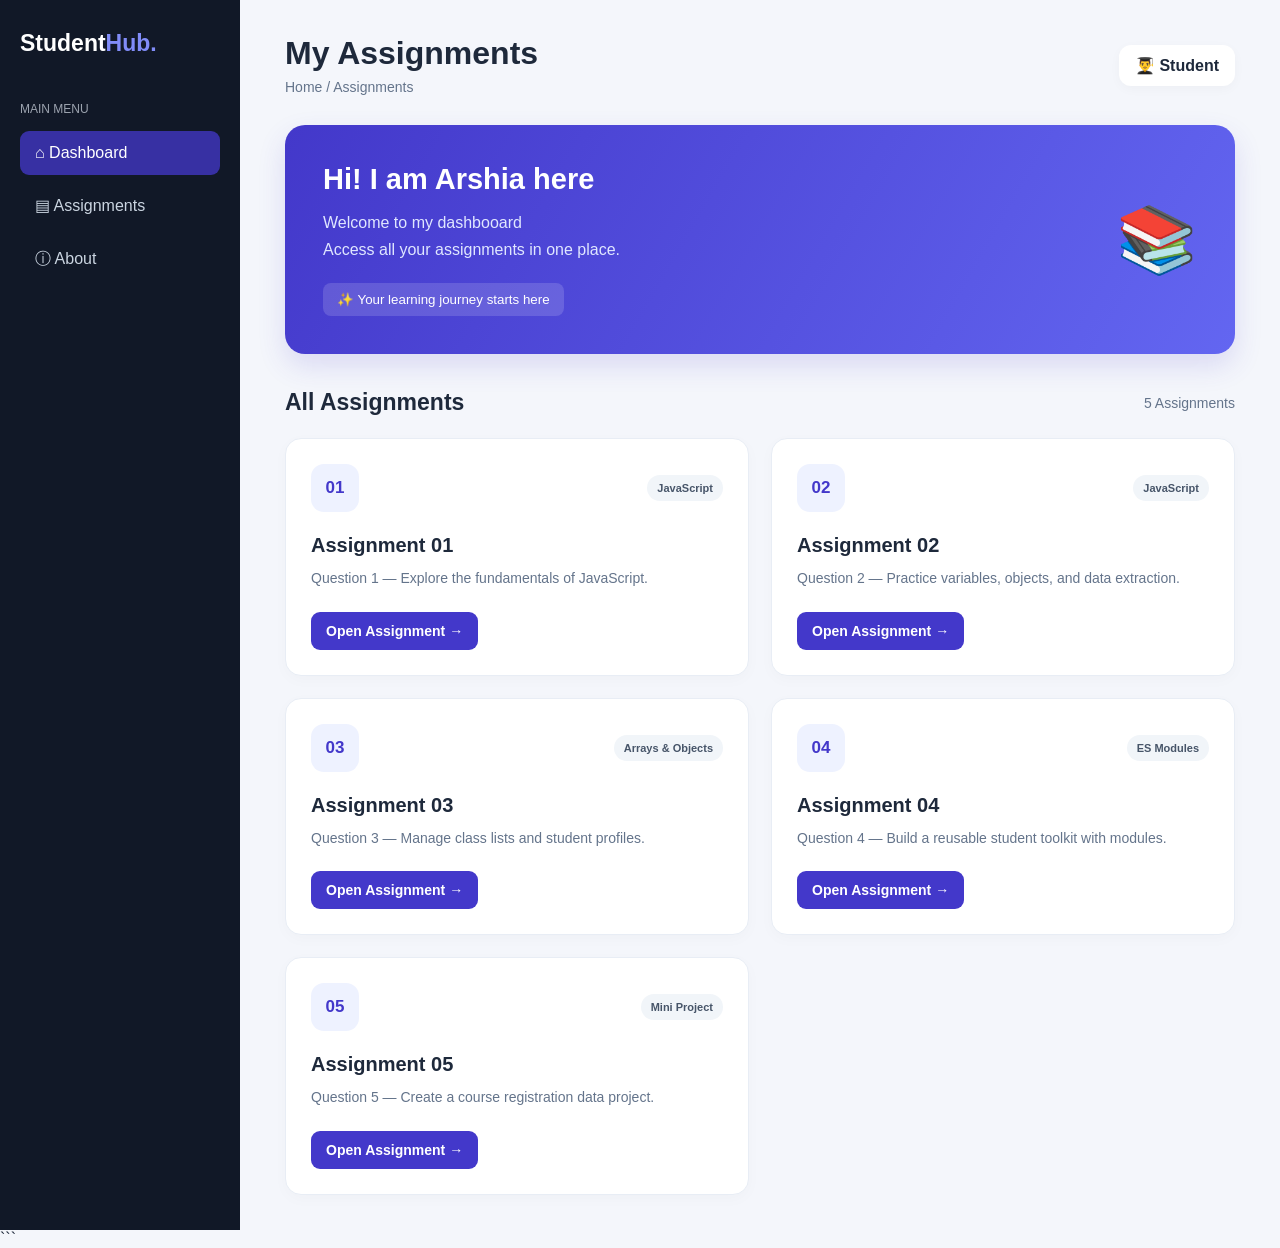
<file: index.html>
<!DOCTYPE html>
<html lang="en">
<head>
    <meta charset="UTF-8">
    <meta name="viewport" content="width=device-width, initial-scale=1.0">
    <title>Student Hub | Assignments</title>
<link rel="stylesheet" href="style.css">
</head>

<body>

<div class="layout">

    <!-- Sidebar -->
    <aside class="sidebar">

        <div class="logo">Student<span>Hub.</span></div>

        <div class="menu-title">Main Menu</div>

        <nav class="menu">
            <a href="index.html" class="active">⌂ Dashboard</a>
            <a href="#assignments">▤ Assignments</a>
            <a href="#about">ⓘ About</a>
        </nav>

    
    </aside>

    <!-- Main content -->
    <main class="main">

        <header class="topbar">
            <div>
                <h1>My Assignments</h1>
                <p>Home / Assignments</p>
            </div>

            <div class="profile">👨‍🎓 Student</div>
        </header>

        <!-- Welcome section -->
        <section class="welcome">
            <div>
                <h2>Hi! I am Arshia here</h2>
                <p>
                    Welcome to my dashbooard<br>
                    Access all your assignments in one place.
                </p>
                <small>✨ Your learning journey starts here</small>
            </div>

            <div class="welcome-icon">📚</div>
        </section>

        <!-- Assignment cards -->
        <section id="assignments">

            <div class="section-heading">
                <h2>All Assignments</h2>
                <span>5 Assignments</span>
            </div>

            <div class="cards">

                <article class="card">
                    <div class="card-top">
                        <div class="number">01</div>
                        <span class="tag">JavaScript</span>
                    </div>
                    <h3>Assignment 01</h3>
                    <p>Question 1 — Explore the fundamentals of JavaScript.</p>
                    <a class="btn" href="q1.html">Open Assignment →</a>
                </article>

                <article class="card">
                    <div class="card-top">
                        <div class="number">02</div>
                        <span class="tag">JavaScript</span>
                    </div>
                    <h3>Assignment 02</h3>
                    <p>Question 2 — Practice variables, objects, and data extraction.</p>
                    <a class="btn" href="q2.html">Open Assignment →</a>
                </article>

                <article class="card">
                    <div class="card-top">
                        <div class="number">03</div>
                        <span class="tag">Arrays & Objects</span>
                    </div>
                    <h3>Assignment 03</h3>
                    <p>Question 3 — Manage class lists and student profiles.</p>
                    <a class="btn" href="q3.html">Open Assignment →</a>
                </article>

                <article class="card">
                    <div class="card-top">
                        <div class="number">04</div>
                        <span class="tag">ES Modules</span>
                    </div>
                    <h3>Assignment 04</h3>
                    <p>Question 4 — Build a reusable student toolkit with modules.</p>
                    <a class="btn" href="q4.html">Open Assignment →</a>
                </article>

                <article class="card">
                    <div class="card-top">
                        <div class="number">05</div>
                        <span class="tag">Mini Project</span>
                    </div>
                    <h3>Assignment 05</h3>
                    <p>Question 5 — Create a course registration data project.</p>
                    <a class="btn" href="q5.html">Open Assignment →</a>
                </article>

            </div>
        </section>

    

    </main>
</div>

</body>
</html>
```
</file>
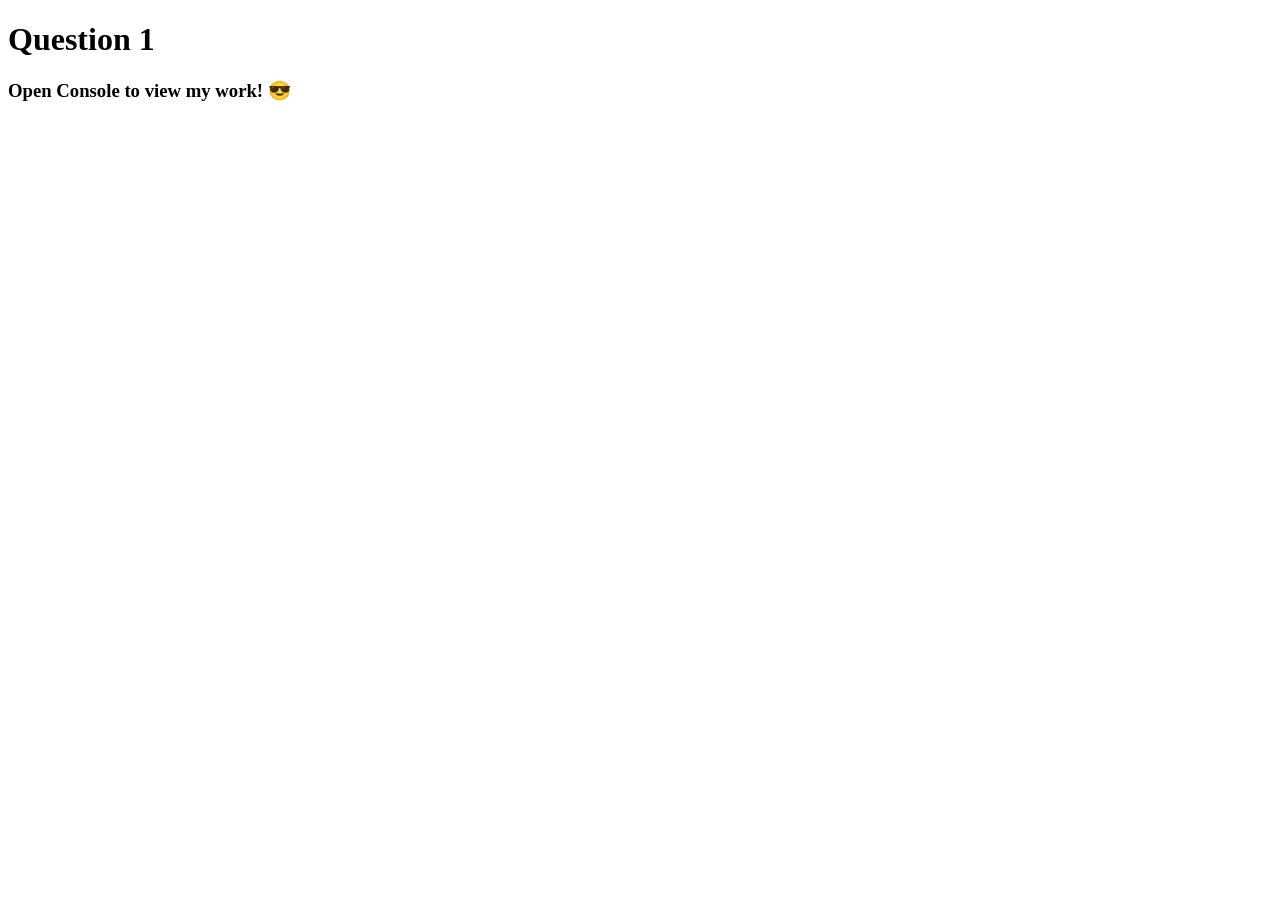
<file: q1.html>
<!DOCTYPE html>
<html lang="en">
<head>
    <meta charset="UTF-8">
    <meta name="viewport" content="width=device-width, initial-scale=1.0">
    <title>Document</title>
</head>
<body>
   
    <h1>Question 1</h1>
<h3>Open Console to view my work!  😎 </h3>




    <script src="q1.js"></script>
</body>
</html>
</file>
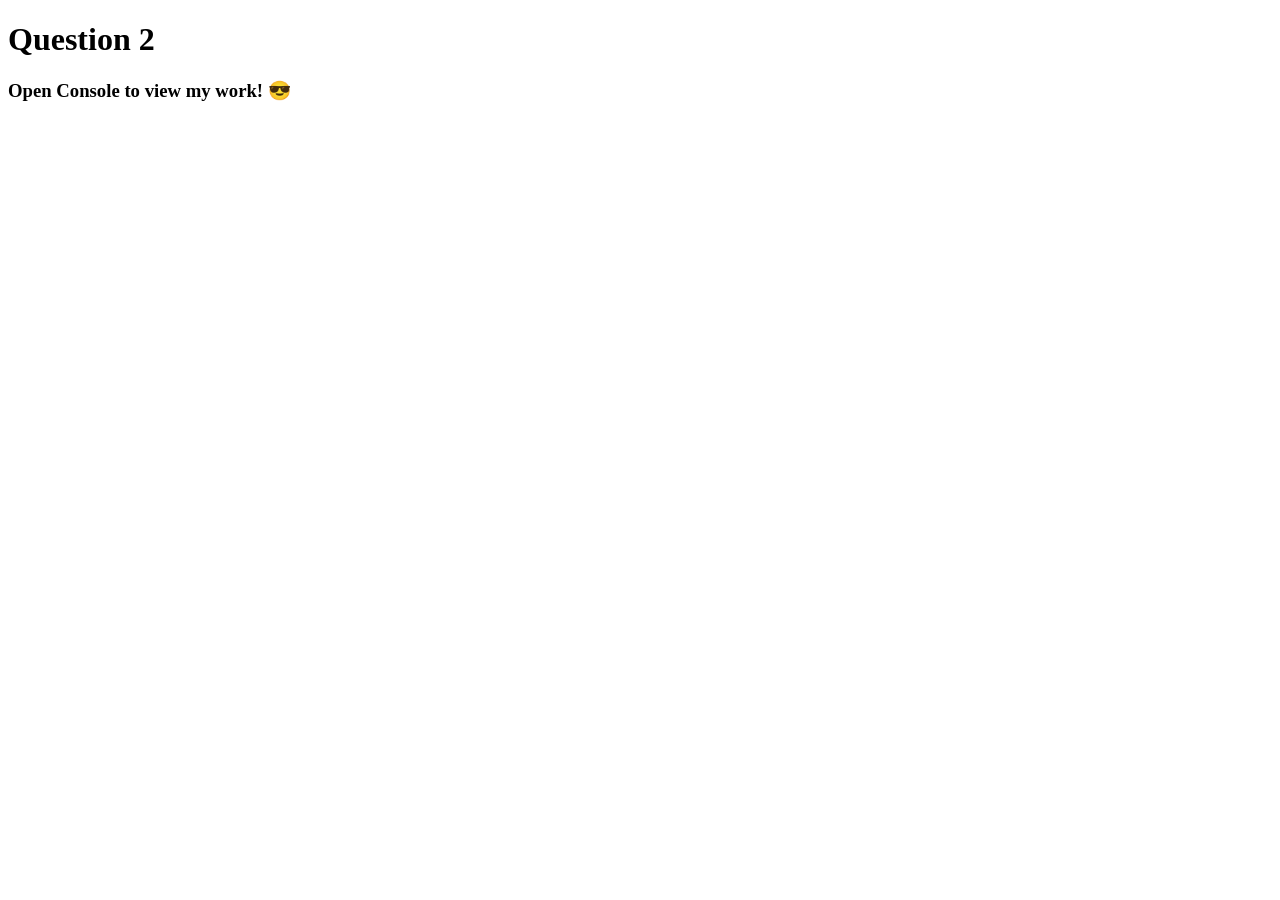
<file: q2.html>
<!DOCTYPE html>
<html lang="en">
<head>
    <meta charset="UTF-8">
    <meta name="viewport" content="width=device-width, initial-scale=1.0">
    <title>Document</title>
</head>
<body>
    <h1>Question 2</h1>
<h3>Open Console to view my work!  😎 </h3>


    
    <script src="q2.js"></script>
</body>
</html>
</file>
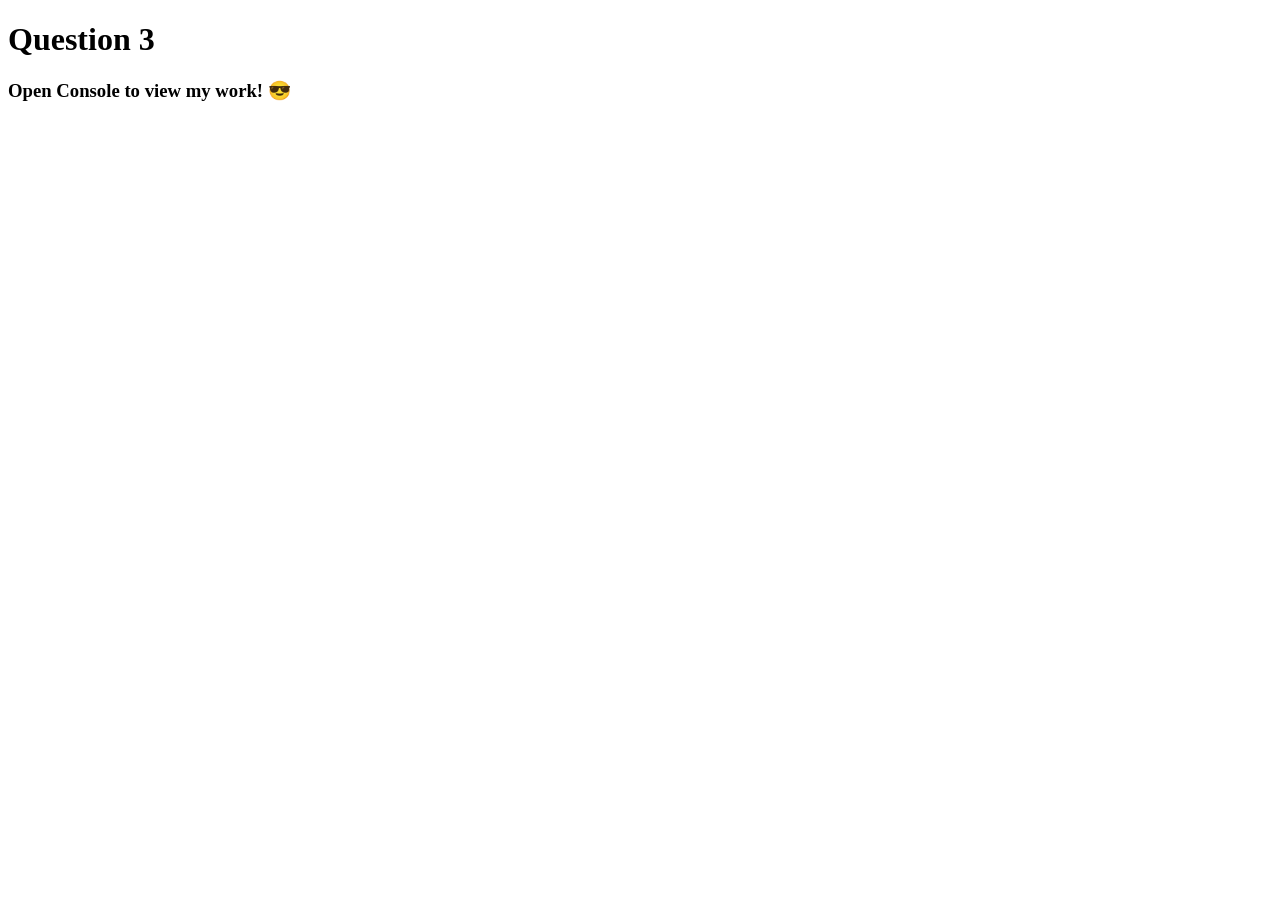
<file: q3.html>
<!DOCTYPE html>
<html lang="en">
<head>
    <meta charset="UTF-8">
    <meta name="viewport" content="width=device-width, initial-scale=1.0">
    <title>Document</title>
</head>
<body>
    
   <h1>Question 3</h1>
<h3>Open Console to view my work!  😎 </h3>



    <script src="q3.js"></script>
</body>
</html>
</file>
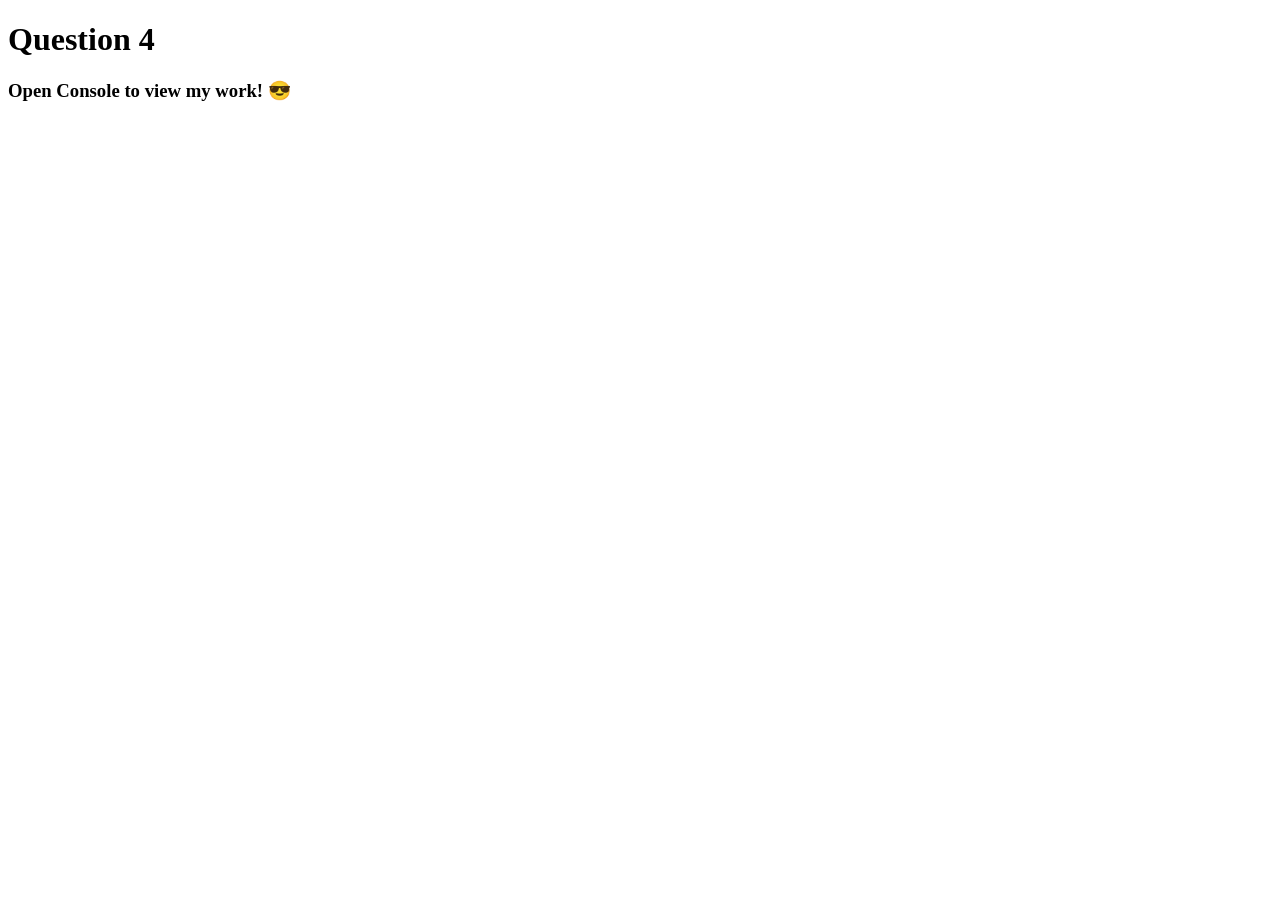
<file: q4.html>
<!DOCTYPE html>
<html lang="en">
<head>
    <meta charset="UTF-8">
    <meta name="viewport" content="width=device-width, initial-scale=1.0">
    <title>Document</title>
</head>
<body>
   
     <h1>Question 4</h1>
<h3>Open Console to view my work!  😎 </h3>



  <script type="module" src="./main.js"></script>

 
</body>
</html>
</file>
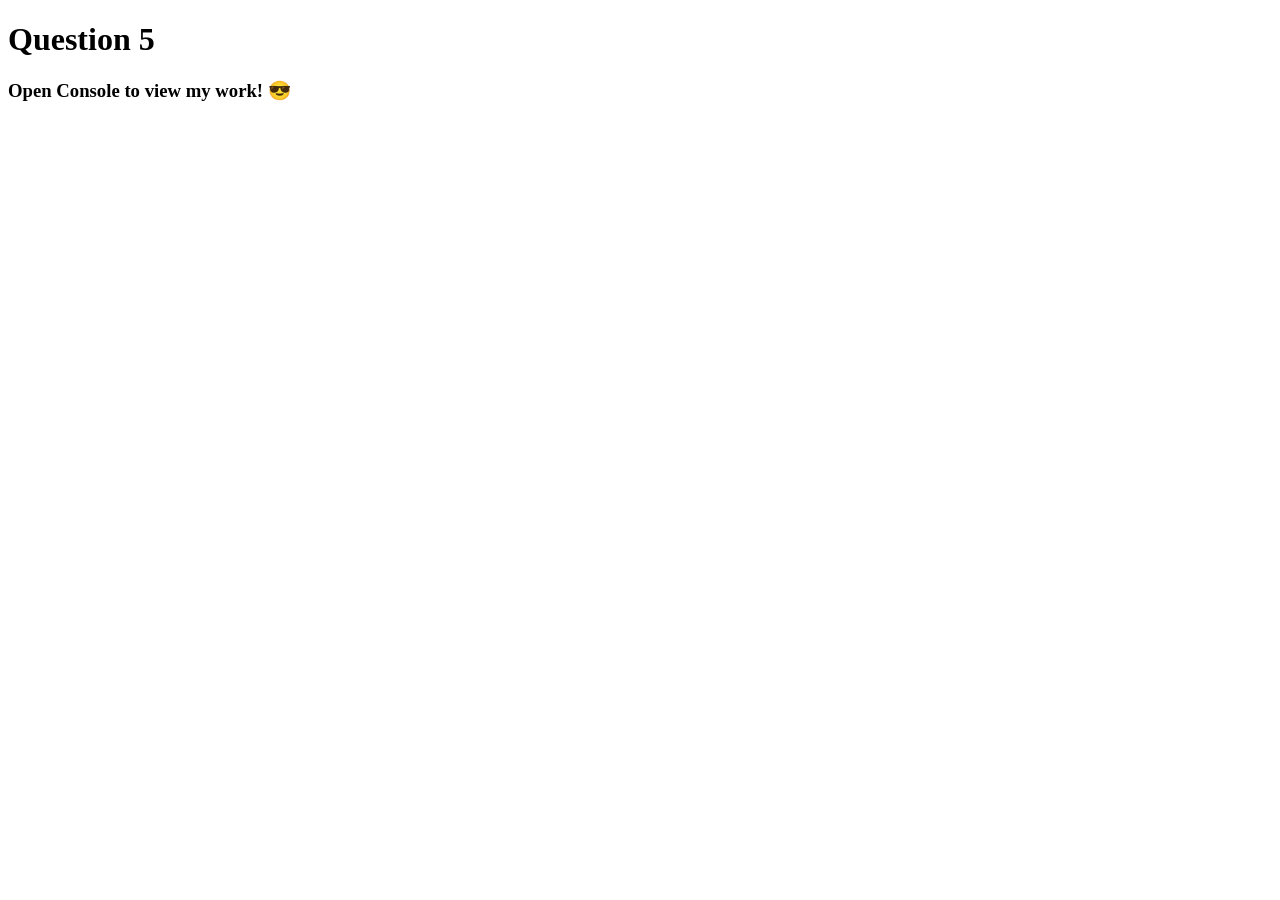
<file: q5.html>
<!DOCTYPE html>
<html lang="en">
<head>
    <meta charset="UTF-8">
    <meta name="viewport" content="width=device-width, initial-scale=1.0">
    <title>Document</title>
</head>
<body>
    

   <h1>Question 5</h1>
<h3>Open Console to view my work!  😎 </h3>


    <script type="module" src="./mains.js"></script>
</body>
</html>
</file>
<file: style.css>
* {
            margin: 0;
            padding: 0;
            box-sizing: border-box;
        }

        body {
            font-family: Arial, sans-serif;
            background: #f4f6fb;
            color: #1e293b;
        }

        .layout {
            display: flex;
            min-height: 100vh;
        }

        /* Sidebar */
        .sidebar {
            width: 240px;
            background: #111827;
            color: white;
            padding: 30px 20px;
        }

        .logo {
            font-size: 23px;
            font-weight: bold;
            margin-bottom: 45px;
        }

        .logo span {
            color: #818cf8;
        }

        .menu-title {
            color: #9ca3af;
            font-size: 12px;
            text-transform: uppercase;
            margin-bottom: 15px;
        }

        .menu a {
            display: block;
            color: #cbd5e1;
            text-decoration: none;
            padding: 13px 15px;
            border-radius: 9px;
            margin-bottom: 8px;
            transition: 0.3s;
        }

        .menu a:hover,
        .menu a.active {
            background: #3730a3;
            color: white;
        }

        .sidebar-footer {
            margin-top: 50px;
            color: #9ca3af;
            font-size: 13px;
            line-height: 1.7;
        }

        /* Main content */
        .main {
            flex: 1;
            padding: 35px 45px;
            min-width: 0;
        }

        .topbar {
            display: flex;
            justify-content: space-between;
            align-items: center;
            gap: 15px;
            margin-bottom: 30px;
        }

        .topbar p {
            color: #64748b;
            font-size: 14px;
            margin-top: 7px;
        }

        .profile {
            background: white;
            padding: 11px 16px;
            border-radius: 12px;
            font-weight: bold;
            box-shadow: 0 3px 12px #0f172a08;
        }

        /* Welcome banner */
        .welcome {
            background: linear-gradient(120deg, #4338ca, #6366f1);
            color: white;
            padding: 38px;
            border-radius: 20px;
            display: flex;
            justify-content: space-between;
            align-items: center;
            gap: 20px;
            margin-bottom: 35px;
            box-shadow: 0 12px 28px #4338ca25;
        }

        .welcome h2 {
            font-size: 29px;
            margin-bottom: 13px;
        }

        .welcome p {
            color: #e0e7ff;
            line-height: 1.7;
        }

        .welcome-icon {
            font-size: 65px;
        }

        .welcome small {
            display: inline-block;
            margin-top: 20px;
            background: #ffffff25;
            padding: 9px 14px;
            border-radius: 8px;
        }

        /* Assignment section */
        .section-heading {
            display: flex;
            justify-content: space-between;
            align-items: center;
            margin-bottom: 22px;
            gap: 12px;
        }

        .section-heading h2 {
            font-size: 23px;
        }

        .section-heading span {
            color: #64748b;
            font-size: 14px;
        }

        .cards {
            display: grid;
            grid-template-columns: repeat(2, minmax(0, 1fr));
            gap: 22px;
        }

        .card {
            background: white;
            padding: 25px;
            border-radius: 16px;
            border: 1px solid #e8edf5;
            box-shadow: 0 4px 15px #0f172a06;
            transition: 0.3s;
        }

        .card:hover {
            transform: translateY(-5px);
            box-shadow: 0 12px 25px #0f172a12;
            border-color: #c7d2fe;
        }

        .card-top {
            display: flex;
            justify-content: space-between;
            align-items: center;
            margin-bottom: 22px;
        }

        .number {
            width: 48px;
            height: 48px;
            display: flex;
            justify-content: center;
            align-items: center;
            border-radius: 13px;
            font-size: 17px;
            font-weight: bold;
            background: #eef2ff;
            color: #4338ca;
        }

        .tag {
            font-size: 11px;
            font-weight: bold;
            padding: 7px 10px;
            background: #f1f5f9;
            color: #475569;
            border-radius: 20px;
        }

        .card h3 {
            font-size: 20px;
            margin-bottom: 10px;
        }

        .card p {
            color: #64748b;
            font-size: 14px;
            line-height: 1.6;
            margin-bottom: 22px;
        }

        .btn {
            display: inline-block;
            text-decoration: none;
            background: #4338ca;
            color: white;
            padding: 11px 15px;
            border-radius: 9px;
            font-size: 14px;
            font-weight: bold;
            transition: 0.3s;
        }

        .btn:hover {
            background: #312e81;
        }

        .footer {
            text-align: center;
            color: #94a3b8;
            font-size: 13px;
            margin-top: 40px;
            padding: 20px 0;
        }

        /* Responsive design */
        @media (max-width: 850px) {
            .sidebar {
                width: 190px;
                padding: 25px 14px;
            }

            .main {
                padding: 25px;
            }

            .cards {
                grid-template-columns: 1fr;
            }
        }

        @media (max-width: 600px) {
            .layout {
                flex-direction: column;
            }

            .sidebar {
                width: 100%;
                padding: 18px;
            }

            .logo {
                margin-bottom: 20px;
            }

            .menu-title,
            .sidebar-footer {
                display: none;
            }

            .menu {
                display: flex;
                gap: 8px;
                flex-wrap: wrap;
            }

            .menu a {
                padding: 10px 12px;
                margin: 0;
                font-size: 13px;
            }

            .main {
                padding: 20px 15px;
            }

            .welcome {
                padding: 25px;
            }

            .welcome h2 {
                font-size: 23px;
            }

            .welcome-icon {
                font-size: 40px;
            }

            .profile {
                font-size: 12px;
                padding: 10px;
            }
        }
</file>
